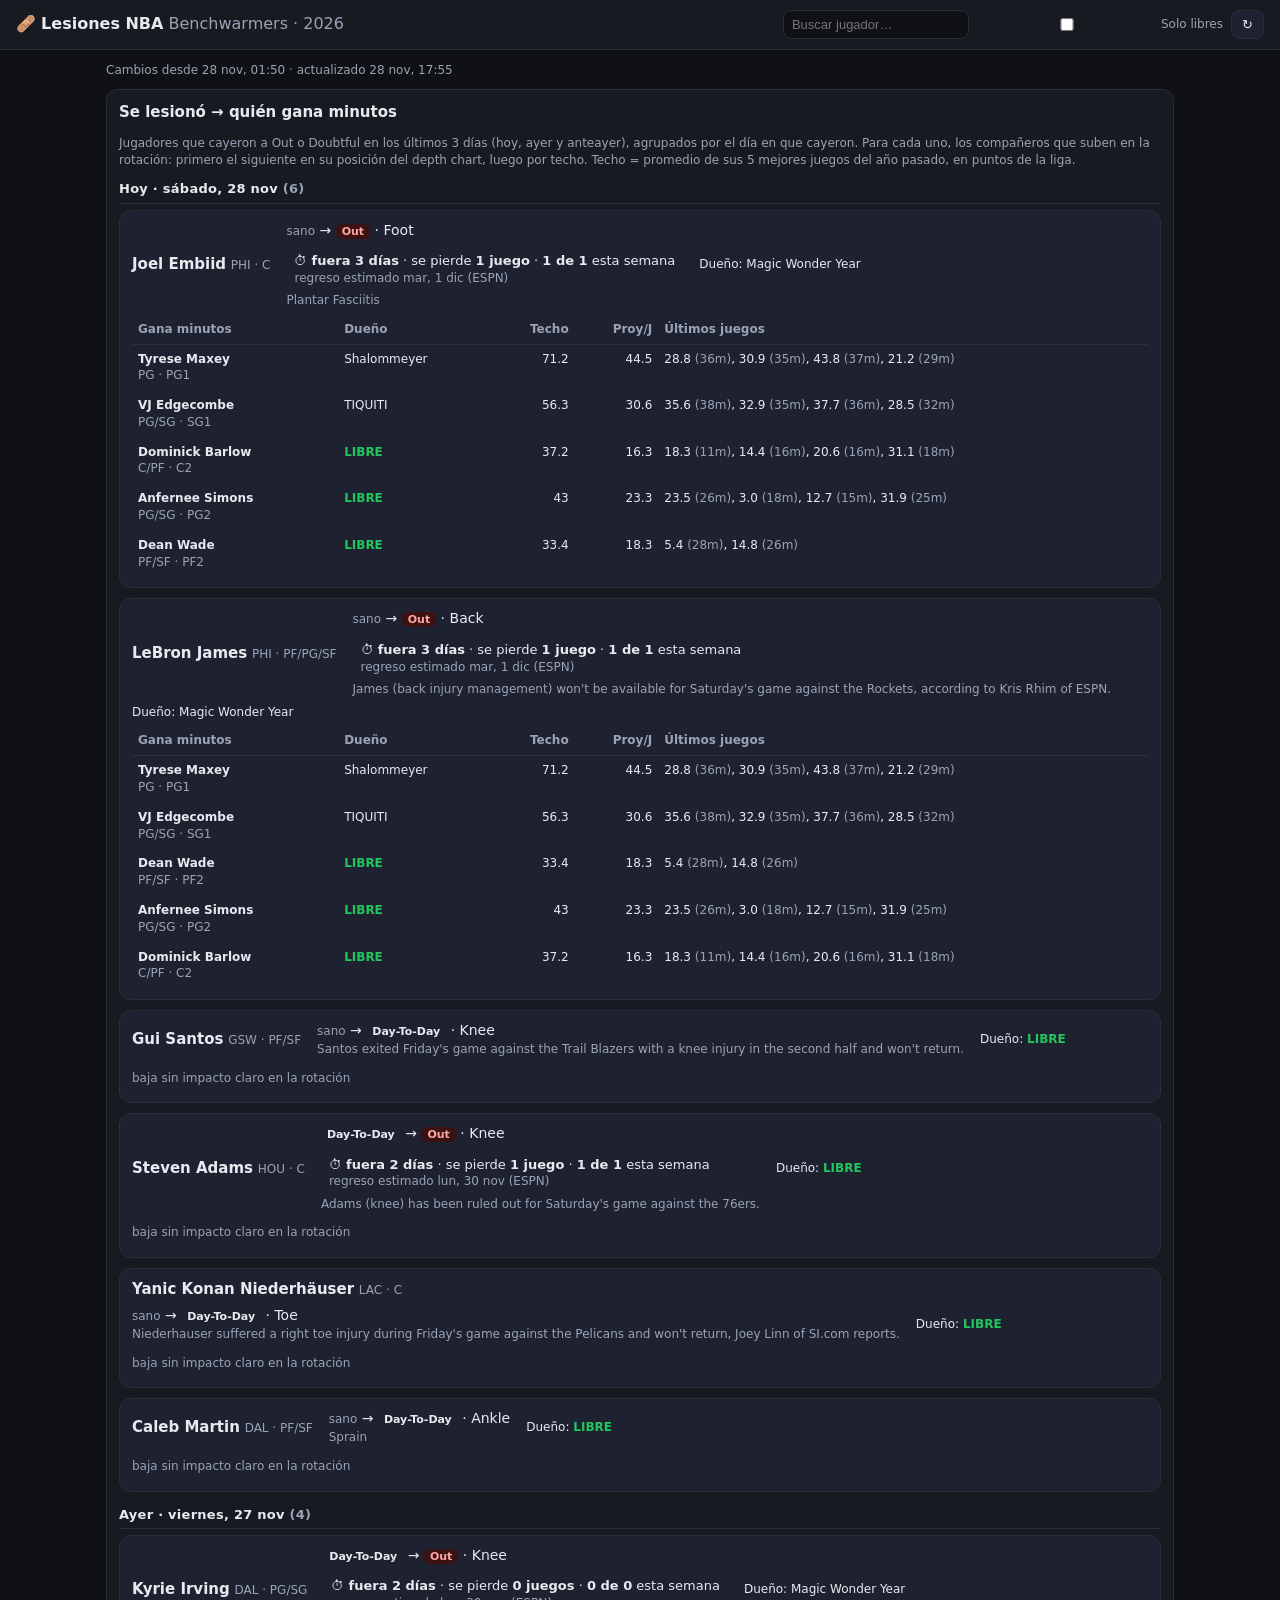
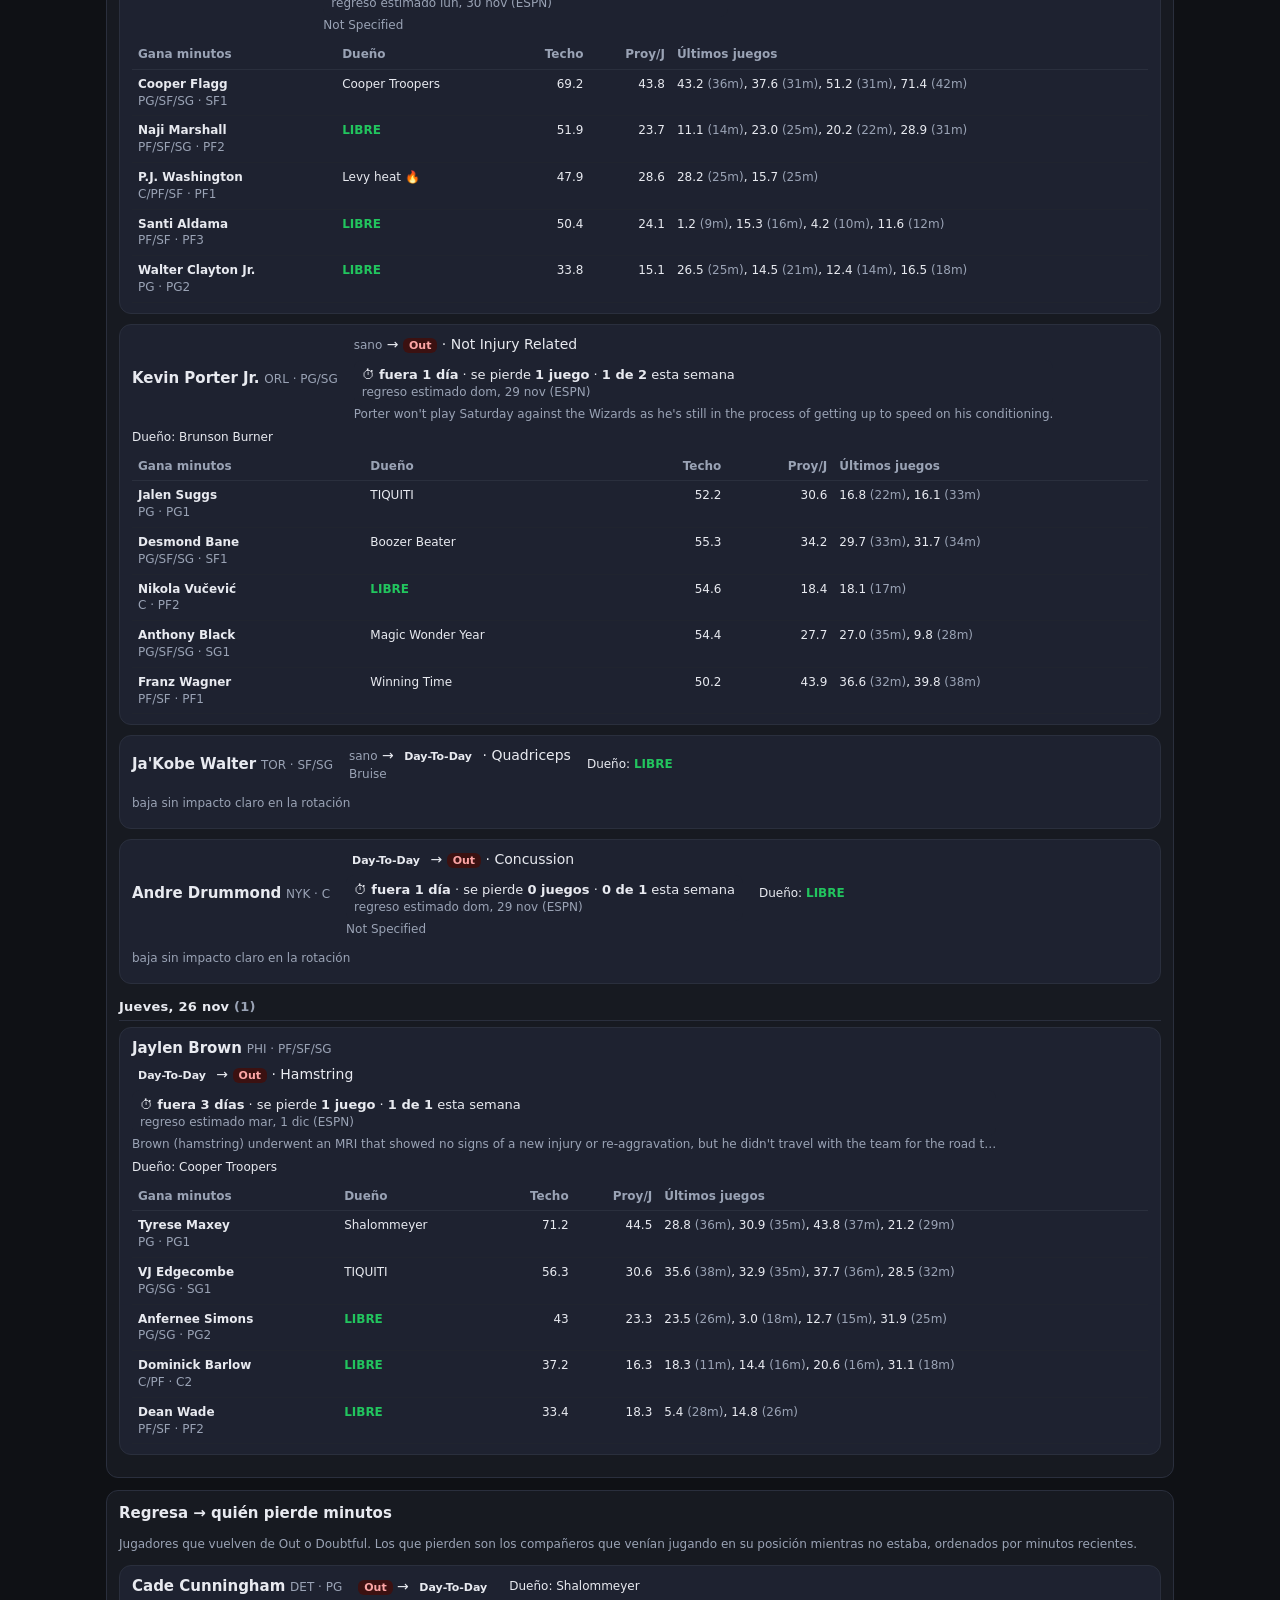
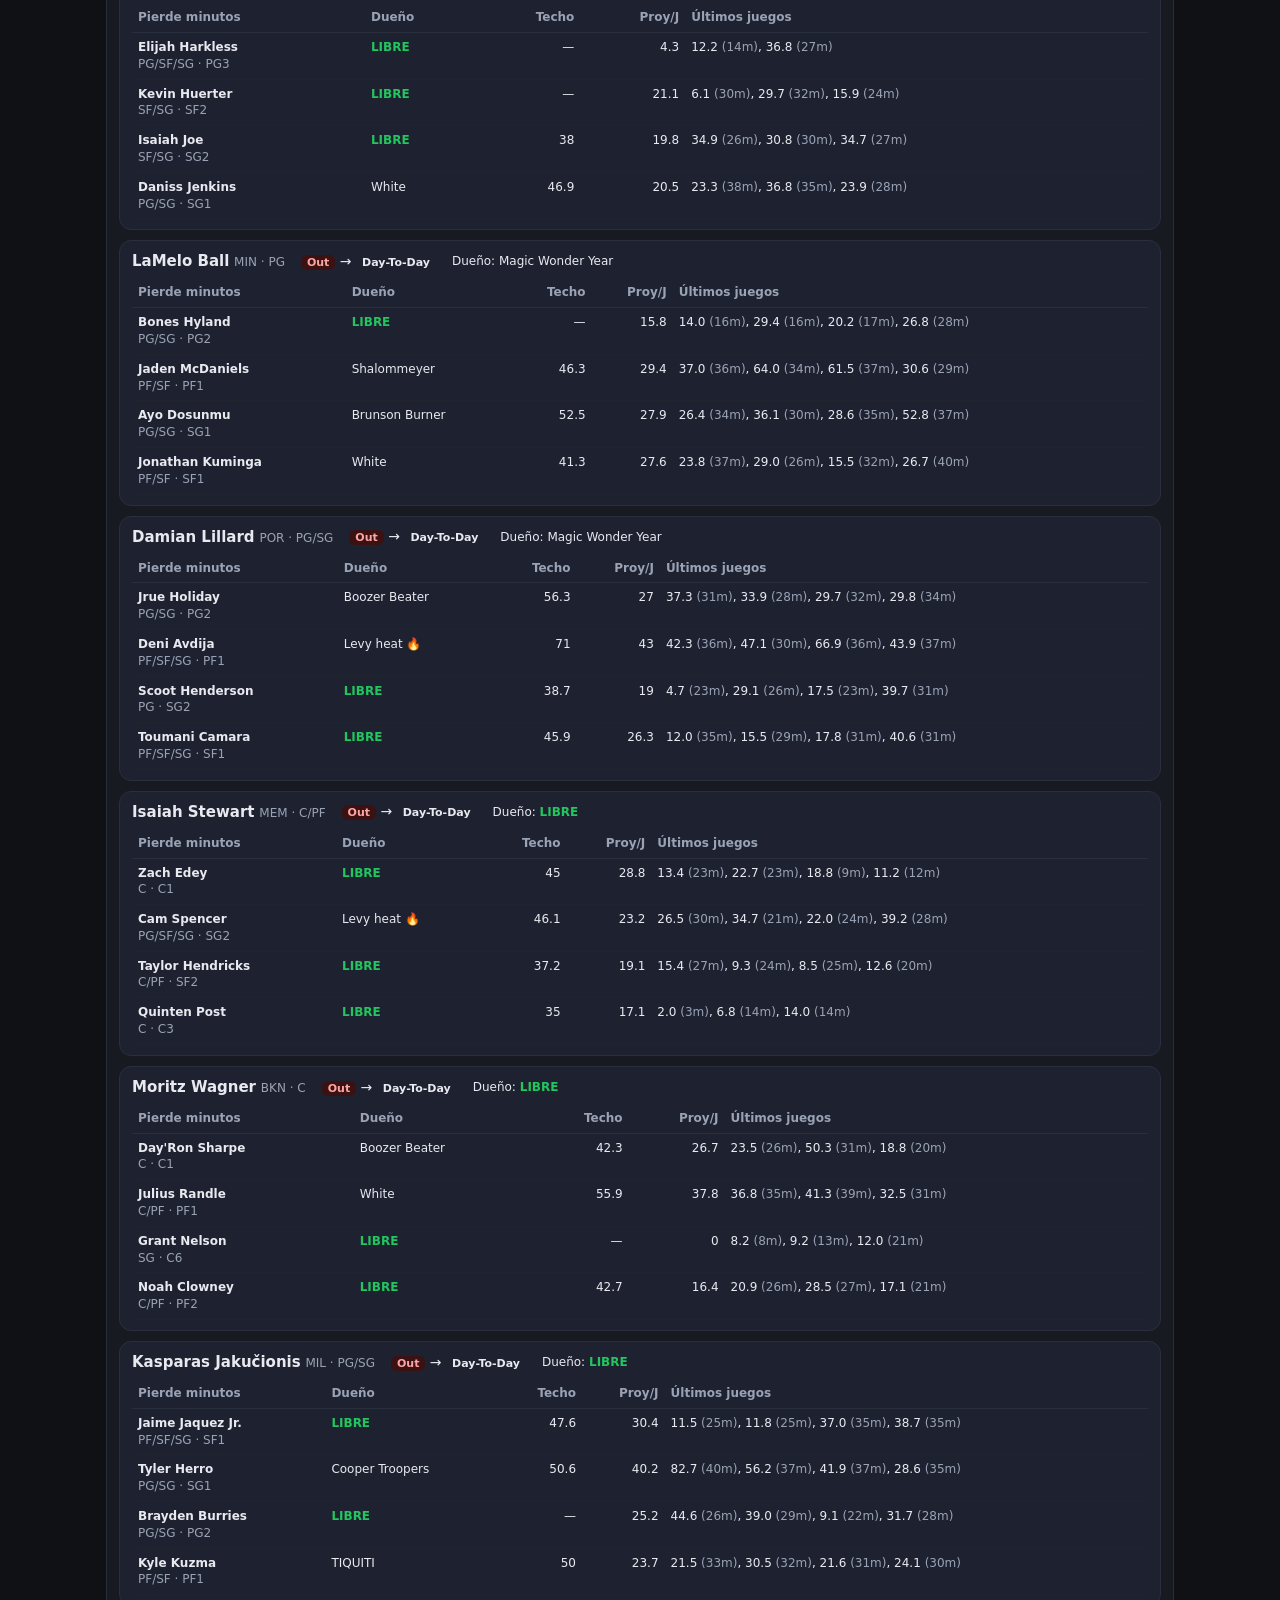
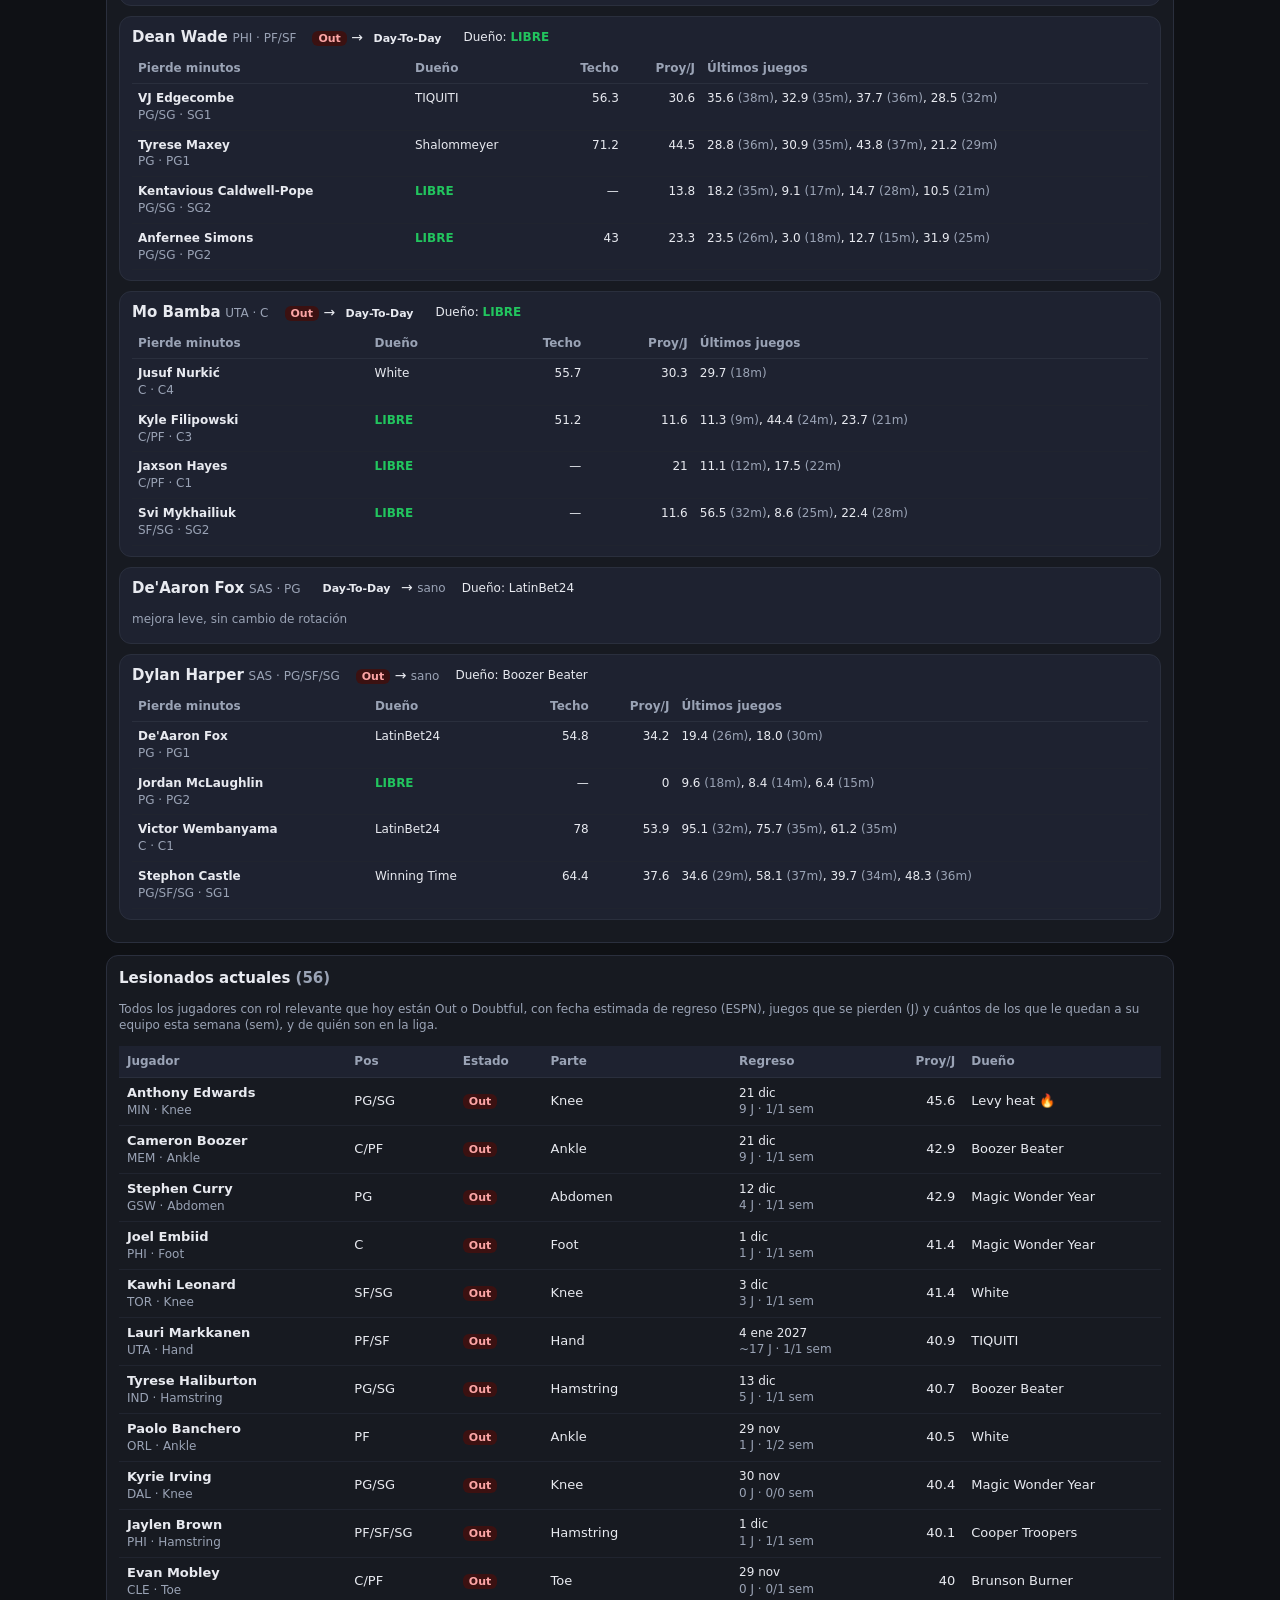
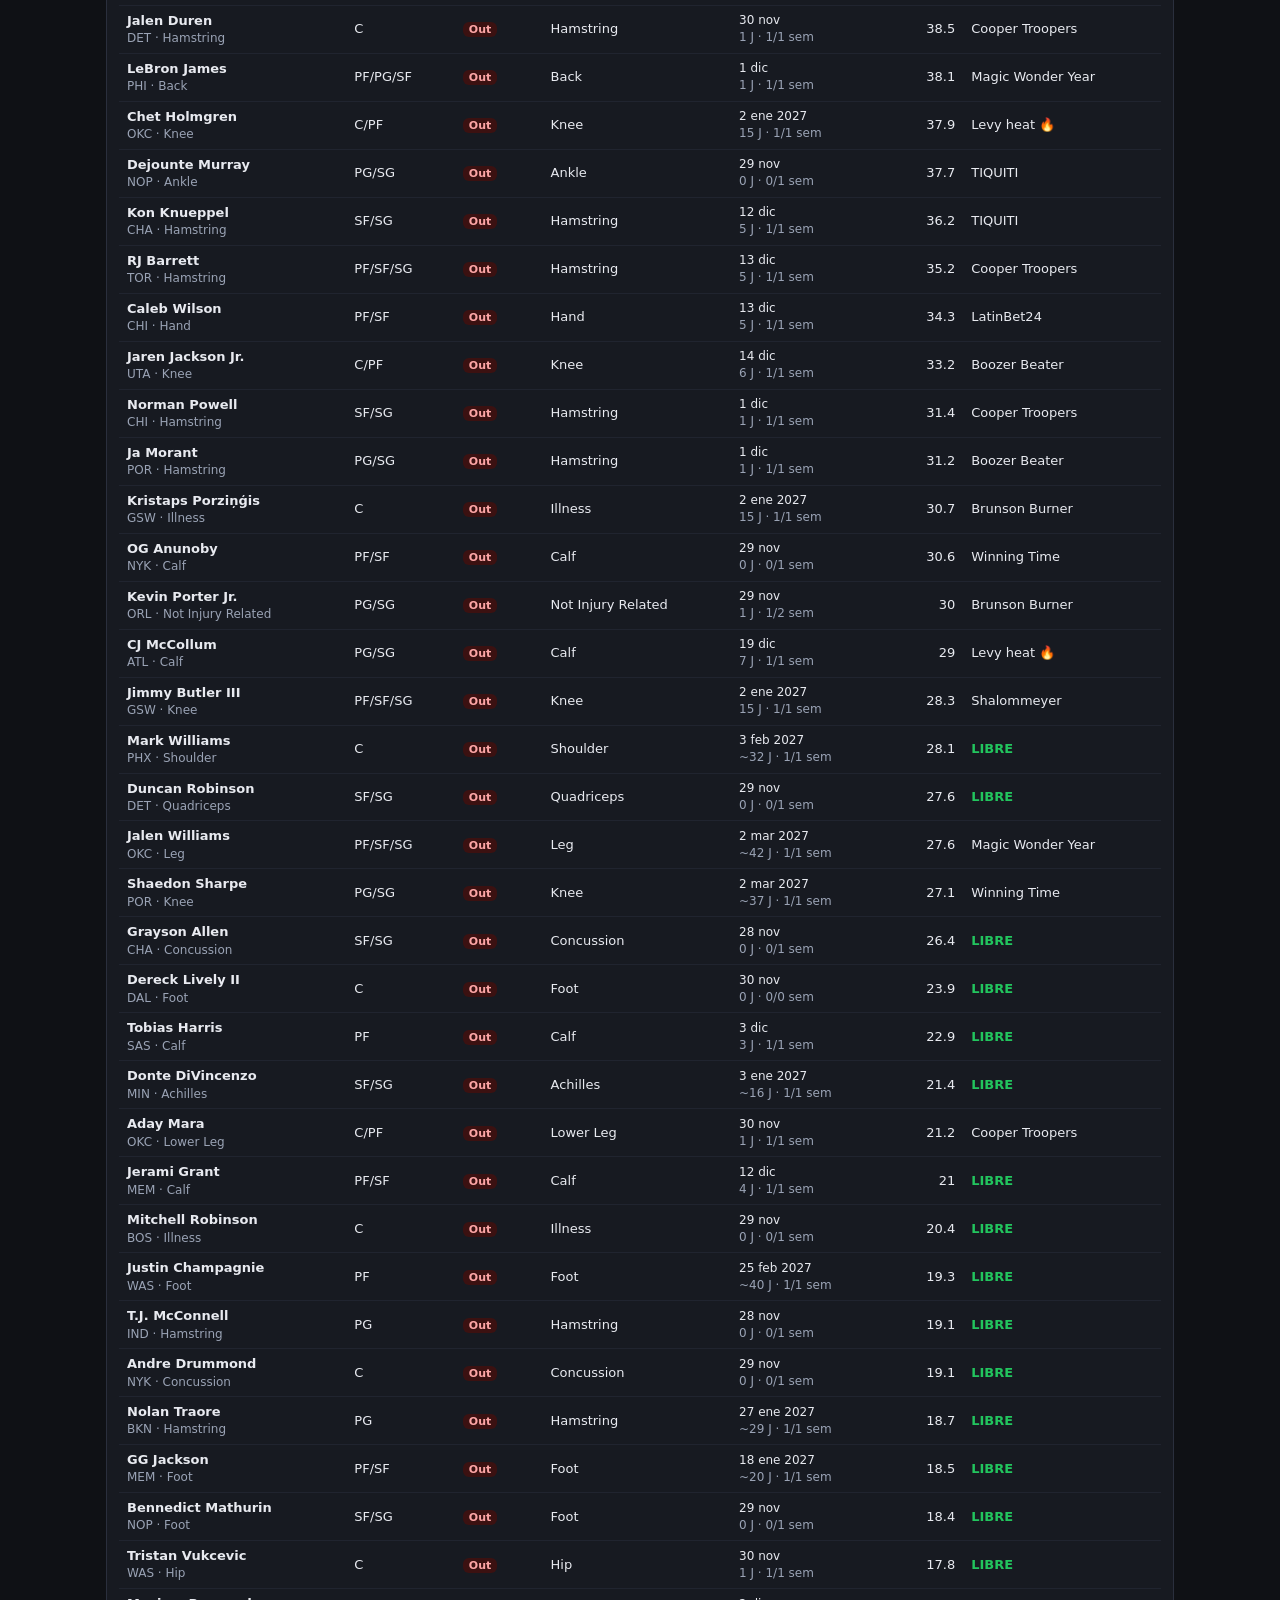
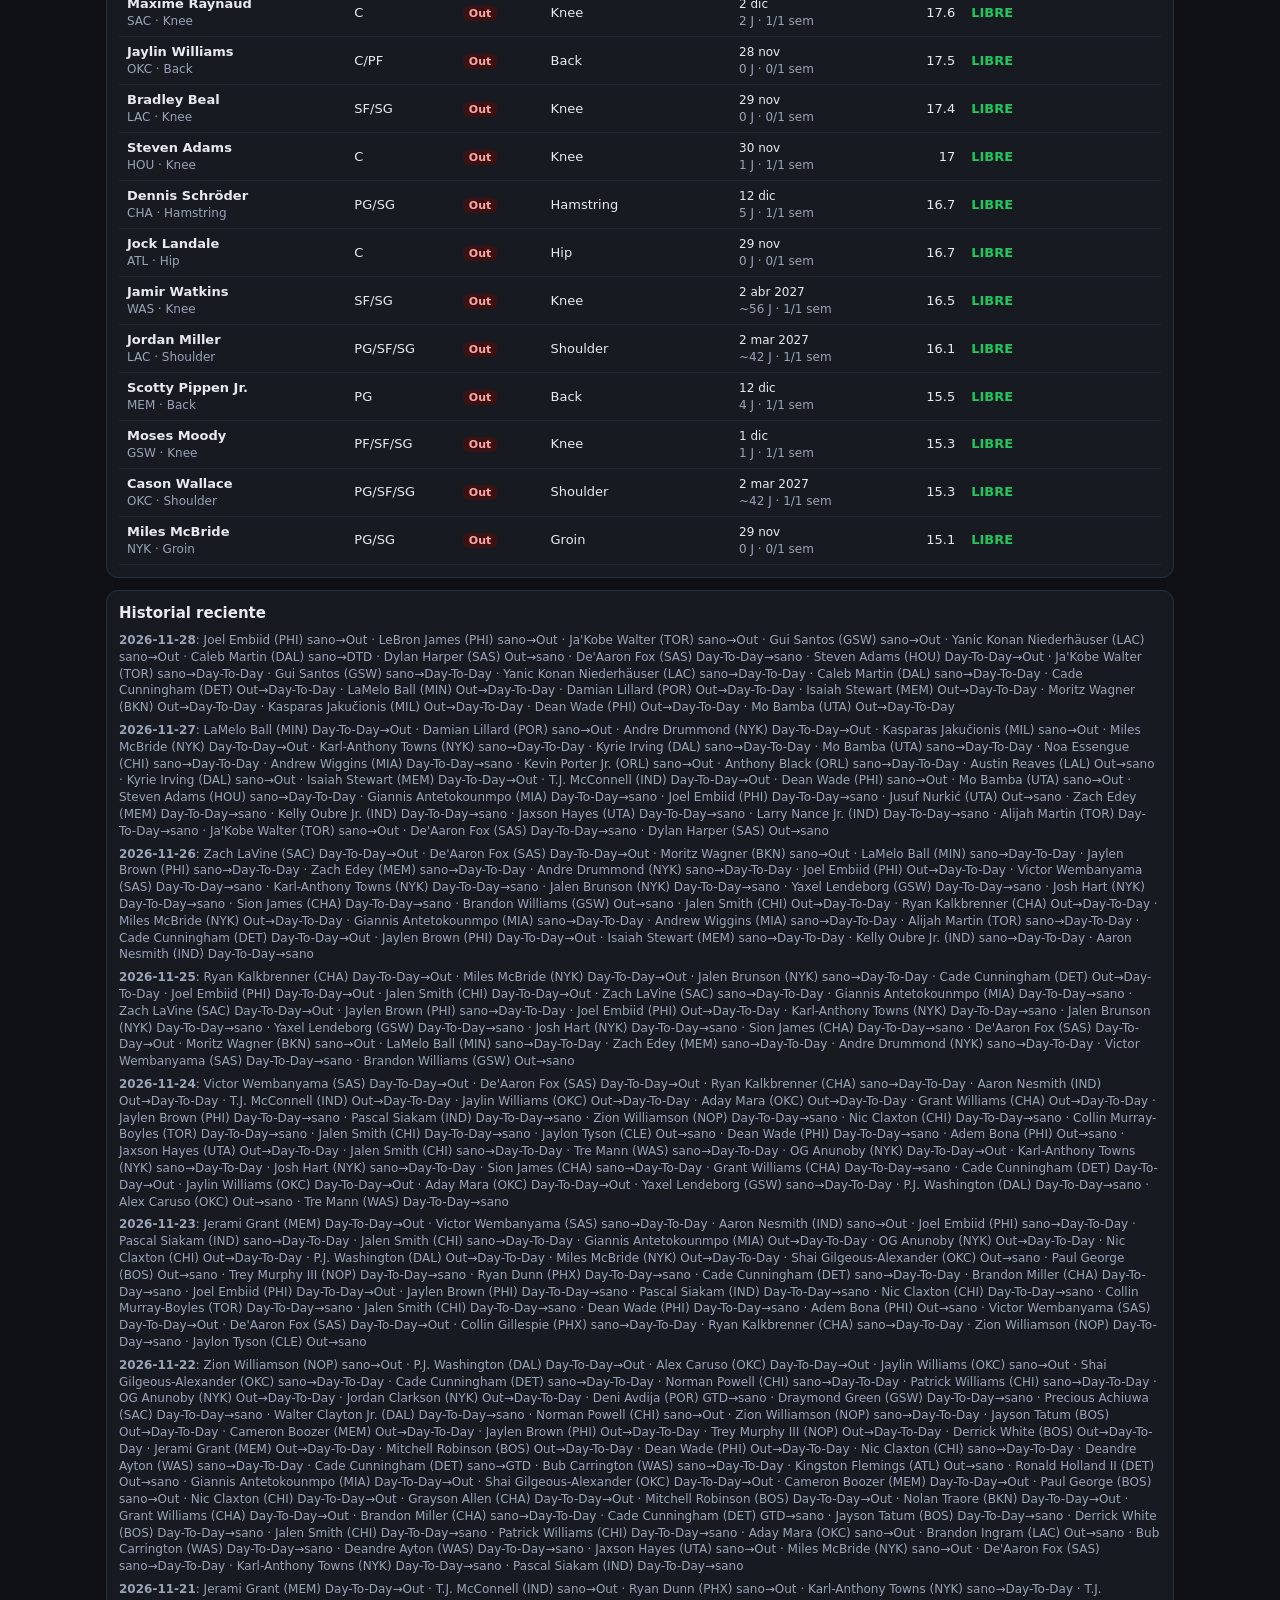
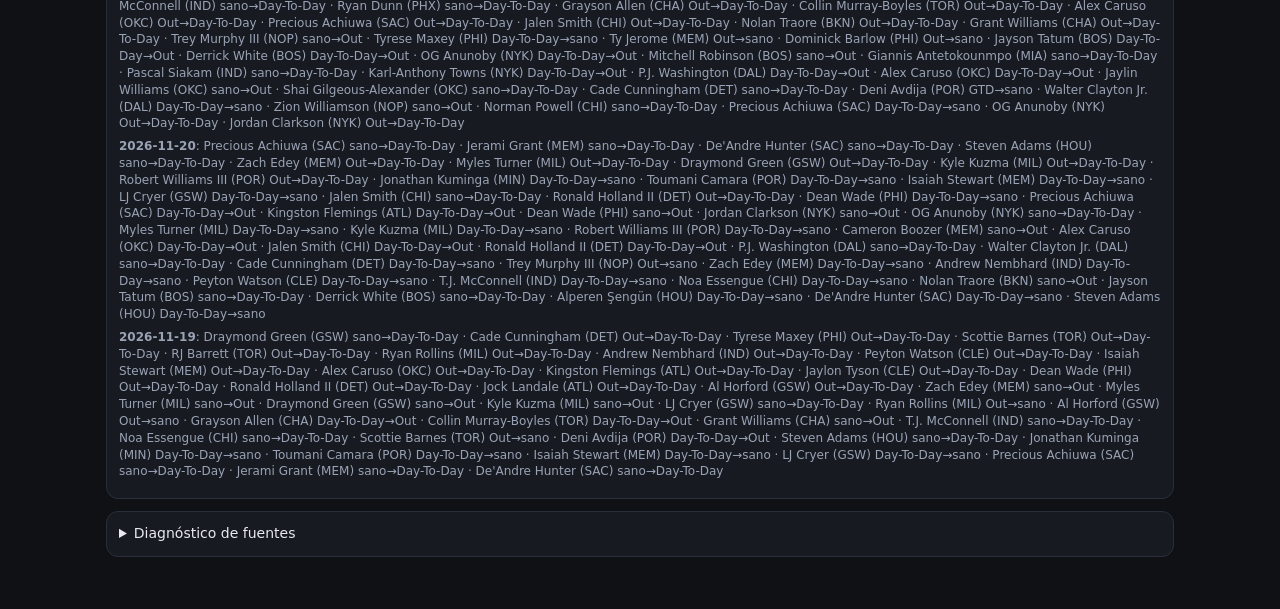
<file: docs/nba-draft/index.html>
<!doctype html>
<html lang="es">
<head>
<meta charset="utf-8">
<meta name="viewport" content="width=device-width, initial-scale=1">
<title>Lesiones NBA · Benchwarmers</title>
<meta http-equiv="Cache-Control" content="no-cache">
<link rel="stylesheet" href="styles.css?v=20261026d">
</head>
<body>
<header class="top">
  <div class="brand">🩹 <strong>Lesiones NBA</strong> <span id="leagueName" class="muted">cargando liga…</span></div>
  <div class="status">
    <input id="search" placeholder="Buscar jugador…">
    <label class="chk"><input type="checkbox" id="onlyFree"><span>Solo libres</span></label>
    <button id="refreshBtn" class="btn" title="Actualizar">↻</button>
  </div>
</header>

<main>
  <p id="repMeta" class="muted small" style="margin:0 0 10px"></p>

  <section class="card">
    <h2>Se lesionó → quién gana minutos</h2>
    <p class="muted small">Jugadores que cayeron a Out o Doubtful en los últimos 3 días (hoy, ayer y anteayer), agrupados por el día en que cayeron. Para cada uno, los compañeros que suben en la rotación: primero el siguiente en su posición del depth chart, luego por techo. Techo = promedio de sus 5 mejores juegos del año pasado, en puntos de la liga.</p>
    <div id="gainList">Cargando…</div>
  </section>

  <section class="card">
    <h2>Regresa → quién pierde minutos</h2>
    <p class="muted small">Jugadores que vuelven de Out o Doubtful. Los que pierden son los compañeros que venían jugando en su posición mientras no estaba, ordenados por minutos recientes.</p>
    <div id="loseList">Cargando…</div>
  </section>

  <section class="card">
    <h2>Lesionados actuales <span id="outCount" class="muted"></span></h2>
    <p class="muted small">Todos los jugadores con rol relevante que hoy están Out o Doubtful, con fecha estimada de regreso (ESPN), juegos que se pierden (J) y cuántos de los que le quedan a su equipo esta semana (sem), y de quién son en la liga.</p>
    <div id="outTable" class="table-wrap">Cargando…</div>
  </section>

  <section class="card">
    <h2>Historial reciente</h2>
    <div id="injLog" class="small muted">Cargando…</div>
  </section>

  <details class="diag card"><summary>Diagnóstico de fuentes</summary><pre id="diag"></pre></details>
</main>

<div id="modal" class="modal hidden">
  <div class="modal-box">
    <button id="modalClose" class="close">✕</button>
    <div id="modalBody"></div>
  </div>
</div>

<script src="app.js?v=20261026d"></script>
</body>
</html>
</file>
<file: docs/nba-draft/styles.css>
:root{
  --bg:#0f1115;--card:#171a21;--card2:#1e2230;--line:#2a2f3d;--text:#e8eaf0;--muted:#9aa3b5;
  --accent:#f97316;--accent2:#fb923c;--good:#22c55e;--warn:#eab308;--bad:#ef4444;--blue:#60a5fa;
}
*{box-sizing:border-box}
html,body{margin:0;background:var(--bg);color:var(--text);font:14px/1.4 system-ui,-apple-system,Segoe UI,Roboto,sans-serif}
a{color:var(--blue)}
.hidden{display:none!important}
.muted{color:var(--muted)}
.small{font-size:12px}
header.top{display:flex;justify-content:space-between;align-items:center;padding:10px 16px;background:var(--card);border-bottom:1px solid var(--line);position:sticky;top:0;z-index:5;gap:10px;flex-wrap:wrap}
.brand{font-size:16px}
.status{display:flex;gap:8px;align-items:center}
.pill{background:var(--card2);border:1px solid var(--line);border-radius:999px;padding:3px 10px;font-size:12px}
.pill.live{border-color:var(--good);color:var(--good)}
.pill.pre{border-color:var(--warn);color:var(--warn)}
.pill.done{border-color:var(--muted)}
.btn{background:var(--card2);color:var(--text);border:1px solid var(--line);border-radius:8px;padding:6px 10px;cursor:pointer}
.btn:hover{border-color:var(--accent)}
.btn.primary{background:var(--accent);border-color:var(--accent);color:#111;font-weight:600}
.btn.ghost{background:transparent}
.setup{display:flex;gap:12px;flex-wrap:wrap;align-items:end;padding:10px 16px;background:var(--card2);border-bottom:1px solid var(--line)}
.setup label{display:flex;flex-direction:column;gap:4px;font-size:12px;color:var(--muted)}
.setup input,.controls input,.controls select,textarea{background:var(--bg);color:var(--text);border:1px solid var(--line);border-radius:8px;padding:6px 8px;font-size:13px}
.diag{flex-basis:100%}
.diag pre{max-height:180px;overflow:auto;font-size:11px;background:var(--bg);padding:8px;border-radius:8px}
nav.tabs{display:flex;gap:4px;padding:8px 16px 0;border-bottom:1px solid var(--line);background:var(--card)}
.tab{background:transparent;color:var(--muted);border:none;border-bottom:2px solid transparent;padding:8px 14px;cursor:pointer;font-size:14px}
.tab.active{color:var(--text);border-bottom-color:var(--accent)}
main{padding:12px 16px 40px}
.card{background:var(--card);border:1px solid var(--line);border-radius:12px;padding:12px;margin-bottom:12px}
.card h2{margin:0 0 8px;font-size:15px}
.card h3{margin:14px 0 6px;font-size:13px;color:var(--muted);text-transform:uppercase;letter-spacing:.04em}
.card-head{display:flex;justify-content:space-between;align-items:center;gap:10px;flex-wrap:wrap;margin-bottom:8px}
.controls{display:flex;gap:8px;align-items:center;flex-wrap:wrap}
.chips{display:flex;gap:4px;flex-wrap:wrap}
.chip{background:var(--card2);border:1px solid var(--line);border-radius:999px;padding:3px 9px;font-size:12px;cursor:pointer;color:var(--muted)}
.chip.on{border-color:var(--accent);color:var(--accent)}
.chk{font-size:12px;color:var(--muted);display:flex;align-items:center;gap:4px}
.grid-draft{display:grid;grid-template-columns:minmax(0,1fr) 340px;gap:12px}
.grid-picks{display:grid;grid-template-columns:1fr 1fr;gap:12px}
@media (max-width:980px){.grid-draft,.grid-picks{grid-template-columns:1fr}}
.table-wrap{overflow:auto}
.table-wrap.tall{max-height:calc(100vh - 230px)}
.tbl{width:100%;border-collapse:collapse;font-size:13px;white-space:nowrap}
.tbl th{position:sticky;top:0;background:var(--card2);text-align:left;padding:7px 8px;border-bottom:1px solid var(--line);cursor:pointer;user-select:none;font-weight:600;color:var(--muted);font-size:12px}
.tbl th.num,.tbl td.num{text-align:right;font-variant-numeric:tabular-nums}
.tbl td{padding:6px 8px;border-bottom:1px solid #20242f}
.tbl tr:hover td{background:#1b1f2a}
.tbl tr.me td{background:#2a1f12}
.tbl .name{cursor:pointer;font-weight:600}
.tbl .name:hover{color:var(--accent2)}
.pos{display:inline-block;font-size:11px;padding:1px 6px;border-radius:6px;background:var(--card2);border:1px solid var(--line);margin-right:3px;color:var(--muted)}
.inj{font-size:11px;padding:1px 6px;border-radius:6px;font-weight:600}
.inj.Out,.inj.IR,.inj.OFS{background:#3b1111;color:#fca5a5}
.inj.Questionable,.inj.Doubtful,.inj.GTD,.inj.DTD{background:#3b2f0e;color:#fde68a}
.inj.Probable{background:#0f2e1a;color:#86efac}
.turn{font-size:15px;padding:10px;background:var(--card2);border-radius:10px;border:1px solid var(--line)}
.turn strong{color:var(--accent)}
.roster{display:grid;grid-template-columns:48px 1fr;gap:4px 8px;font-size:13px}
.roster .slot{color:var(--muted);font-size:12px;padding-top:2px}
.roster .empty{color:#555c6e;font-style:italic}
.feed{margin:0;padding-left:20px;font-size:13px;max-height:360px;overflow:auto}
.feed li{padding:3px 0;border-bottom:1px solid #20242f}
.feed li.me{color:var(--accent2)}
.reco .item{display:flex;gap:12px;align-items:flex-start;padding:10px;background:var(--card2);border:1px solid var(--line);border-radius:10px;margin-bottom:8px}
.reco .rank{font-size:22px;font-weight:800;color:var(--accent);min-width:28px}
.reco .item .nm{font-weight:700;font-size:15px;cursor:pointer}
.reco .item .nm:hover{color:var(--accent2)}
.reco .why{color:var(--muted);font-size:12px;margin-top:4px}
.reco.small .item{padding:6px 10px}
.reco.small .rank{font-size:14px}
.claude{background:var(--card2);border:1px solid var(--line);border-radius:10px;padding:10px;min-height:80px;white-space:pre-wrap}
.claude .ts{color:var(--muted);font-size:11px;margin-bottom:6px}
.claude .pick{padding:6px 8px;border-left:3px solid var(--accent);margin:6px 0;background:#1b1f2a;border-radius:0 8px 8px 0}
textarea{width:100%}
.kv{display:grid;grid-template-columns:auto 1fr;gap:4px 14px;font-size:13px}
.kv .k{color:var(--muted)}
.modal{position:fixed;inset:0;background:rgba(0,0,0,.65);display:flex;align-items:flex-start;justify-content:center;padding:30px 12px;z-index:20;overflow:auto}
.modal-box{background:var(--card);border:1px solid var(--line);border-radius:14px;max-width:980px;width:100%;padding:16px;position:relative}
.close{position:absolute;right:12px;top:10px;background:transparent;border:none;color:var(--muted);font-size:18px;cursor:pointer}
.phead{display:flex;gap:16px;align-items:center;margin-bottom:12px}
.phead img{width:96px;height:72px;object-fit:cover;border-radius:10px;background:var(--card2)}
.phead h2{margin:0;font-size:20px}
.pgrid{display:grid;grid-template-columns:1fr 1fr;gap:12px}
@media (max-width:800px){.pgrid{grid-template-columns:1fr}}
.pbox{background:var(--card2);border:1px solid var(--line);border-radius:10px;padding:10px}
.pbox h3{margin:0 0 8px;font-size:13px;color:var(--muted);text-transform:uppercase}
.news .n{padding:6px 0;border-bottom:1px solid #2a2f3d}
.news .n .d{color:var(--muted);font-size:11px}
.statline{display:flex;gap:10px;flex-wrap:wrap}
.statline .s{background:var(--bg);border-radius:8px;padding:6px 10px;text-align:center;min-width:56px}
.statline .s b{display:block;font-size:16px}
.statline .s span{font-size:11px;color:var(--muted)}
.tbl.mini td,.tbl.mini th{padding:4px 6px;font-size:12px}
.bar{height:6px;background:var(--line);border-radius:3px;overflow:hidden}
.bar i{display:block;height:100%;background:var(--accent)}
.loading{opacity:.6}
.err{color:var(--bad)}

.tbl.depth td{vertical-align:top;white-space:normal;min-width:120px}
.tbl.depth tr:first-child td{background:#1b1f2a}
.tbl.grid td{vertical-align:top;white-space:normal}
.tbl.grid tr.grp td{border-top:2px solid var(--line)}
.status input{background:var(--bg);color:var(--text);border:1px solid var(--line);border-radius:8px;padding:6px 8px;font-size:13px;min-width:180px}
.diag pre{max-height:180px;overflow:auto;font-size:11px;background:var(--bg);padding:8px;border-radius:8px}

/* ---- lesiones: tarjetas y móvil ---- */
.icard{background:var(--card2);border:1px solid var(--line);border-radius:12px;padding:10px 12px;margin-bottom:10px}
.ihead{display:flex;flex-wrap:wrap;gap:6px 16px;align-items:center;margin-bottom:6px}
.ihead > div:first-child{font-size:15px}
.tbl.mates{margin-top:4px}
.tbl.mates td{white-space:normal;vertical-align:top}
.tbl.mates th,.tbl.mates td{padding:6px 6px}
.chk input{margin:0}
main{max-width:1100px;margin:0 auto}
@media (max-width:760px){
  header.top{padding:8px 12px;gap:8px}
  .brand{font-size:15px;flex-basis:100%}
  .status{width:100%;gap:6px}
  .status input{flex:1;min-width:0}
  main{padding:10px 12px 40px}
  .card{padding:10px;border-radius:10px}
  .card h2{font-size:15px}
  .hm{display:none}
  .tbl{font-size:12px}
  .tbl th,.tbl td{padding:5px 5px}
  .icard{padding:8px 10px}
  .ihead > div:first-child{flex-basis:100%}
  .modal{padding:10px 6px}
  .modal-box{padding:12px}
  .phead{gap:10px}
  .phead img{width:72px;height:54px}
  .phead h2{font-size:17px}
  .statline .s{min-width:48px;padding:5px 7px}
  .statline .s b{font-size:14px}
  .pgrid{grid-template-columns:1fr}
}

/* encabezado de día en "Se lesionó" */
.dayhead{font-weight:700;font-size:13px;letter-spacing:.02em;margin:14px 0 6px;padding-bottom:4px;border-bottom:1px solid var(--line, #2a2f3a)}
.dayhead:first-child{margin-top:4px}

/* tiempo fuera proyectado */
.outlook{margin-top:6px;padding:6px 8px;border-radius:8px;background:var(--card2);font-size:13px;line-height:1.35}
.outlook b{color:var(--text)}
</file>
